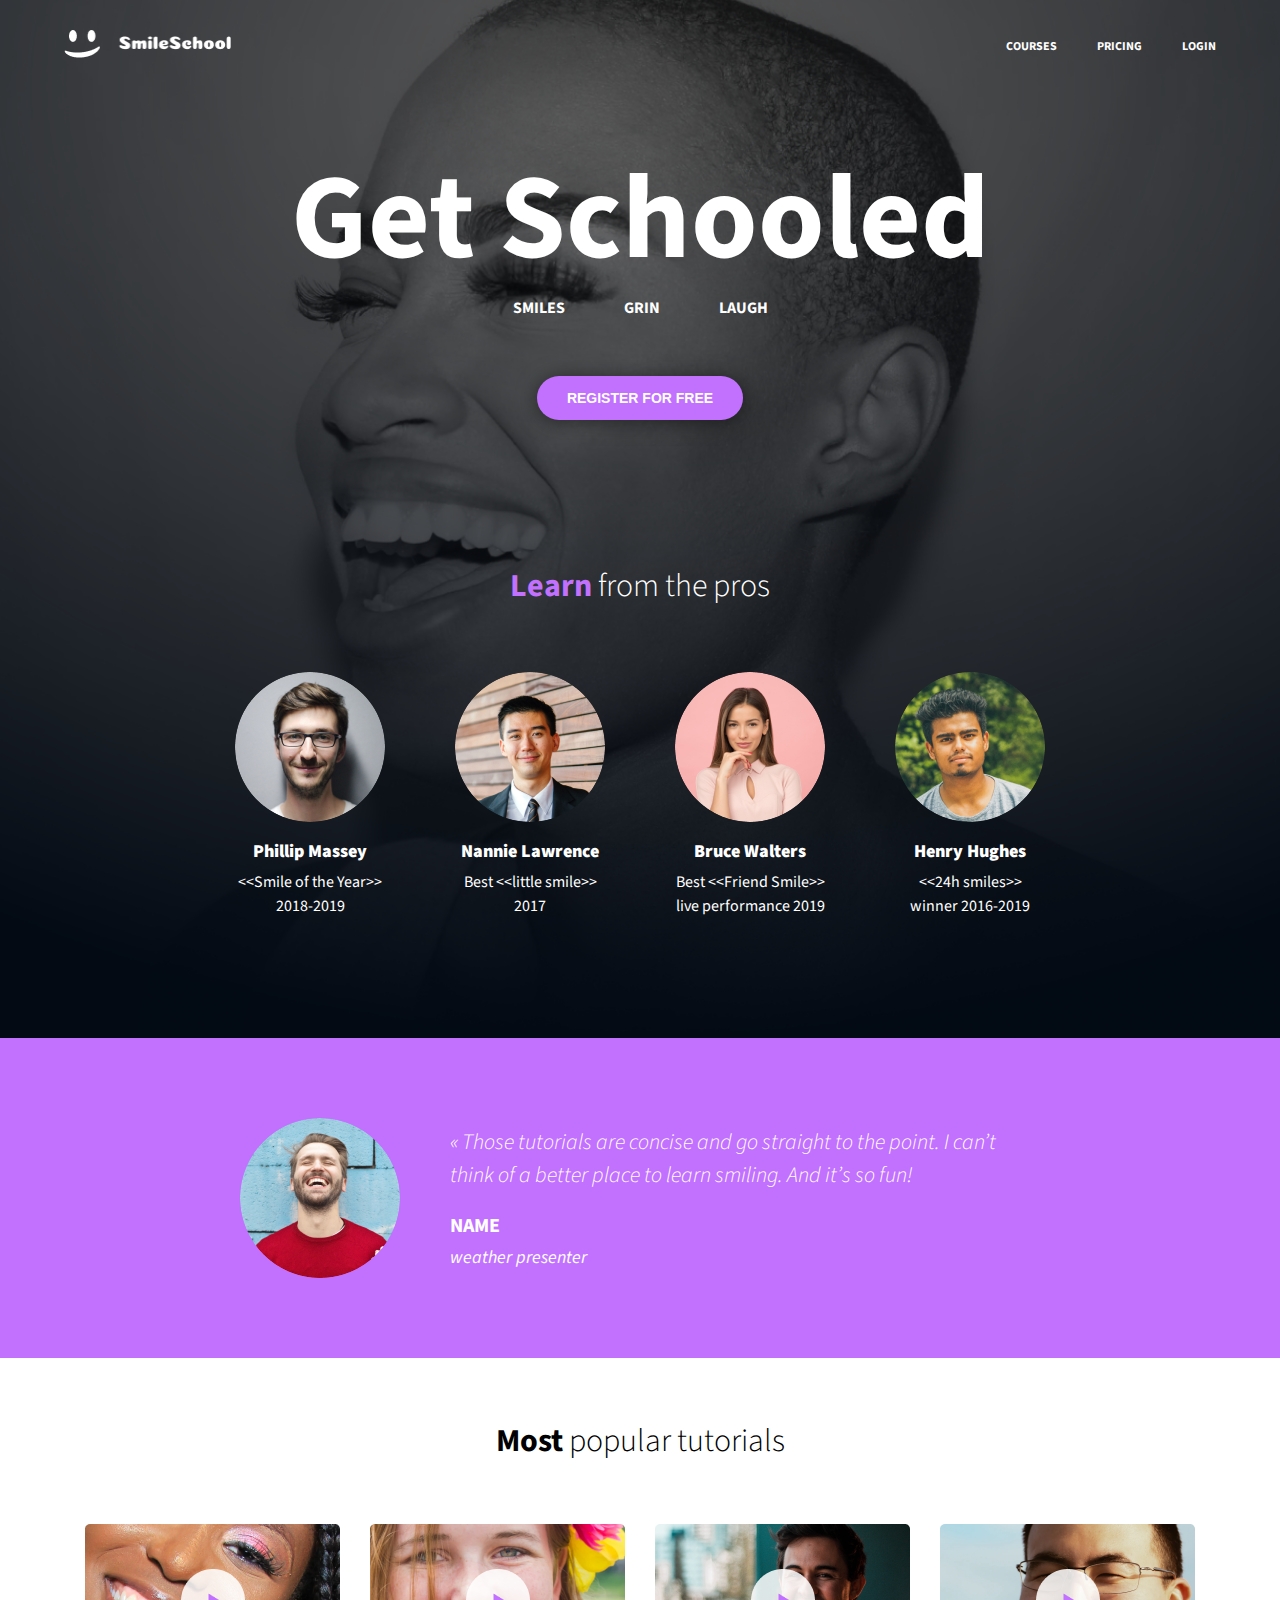
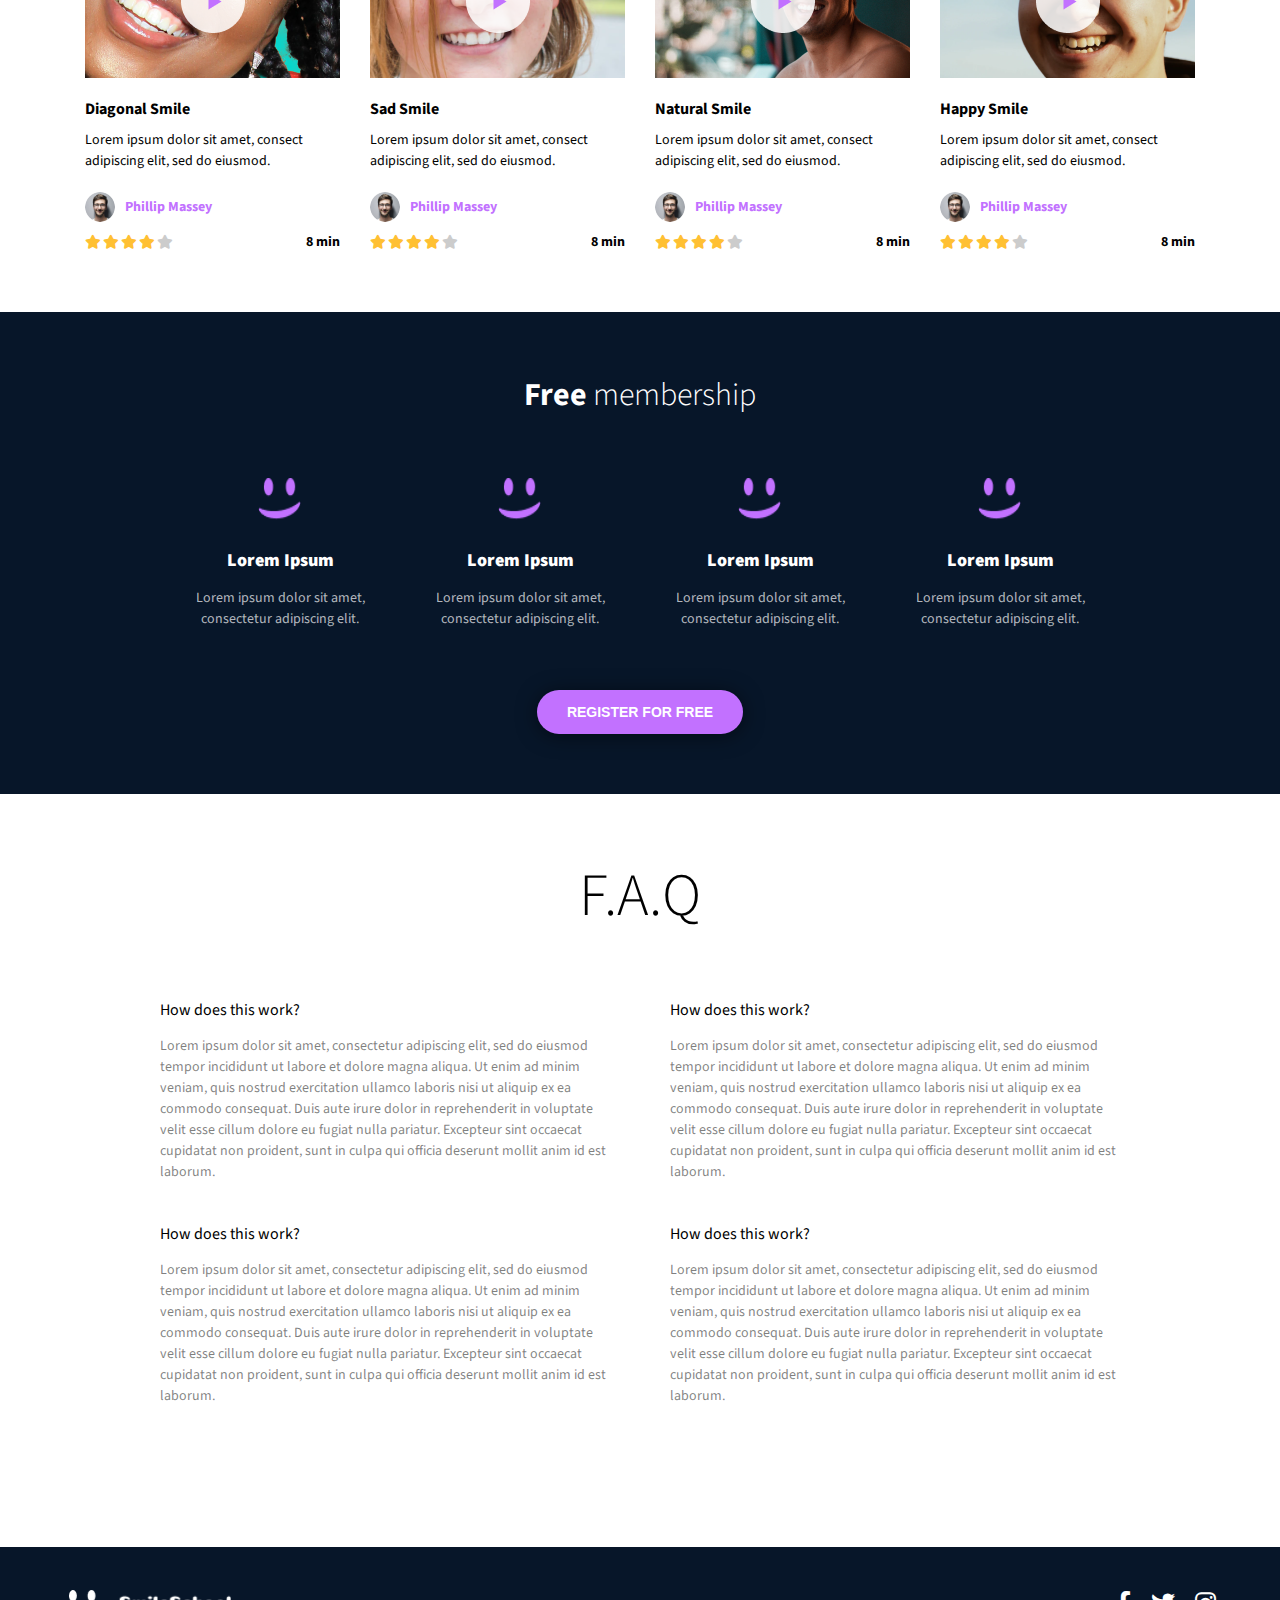
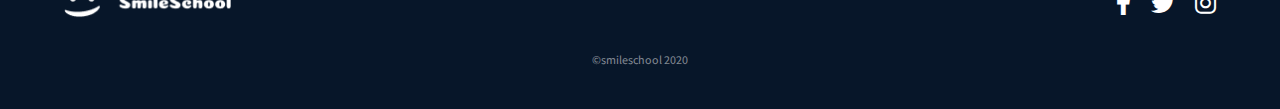
<file: css_advanced/index.html>
<!DOCTYPE html>
<html lang="en">

<head>
  <meta charset="UTF-8" />
  <meta name="viewport" content="width=device-width, initial-scale=1.0" />
  <meta name="author" content="Belinda Ncube" />
  <meta name="description"
    content="Get Schooled — Learn from the pros in smiling, grinning, and laughing. Register for free and master the art of happiness." />
  <title>Get Schooled</title>

  <link href="https://fonts.googleapis.com/css2?family=Source+Sans+Pro:wght@300;400;700;900&display=swap"
    rel="stylesheet" />

  <link rel="stylesheet" href="https://cdnjs.cloudflare.com/ajax/libs/font-awesome/6.0.0/css/all.min.css"
    integrity="sha512-9usAa10IRO0HhonpyAIVpjrylPvoDwiPUiKdWk5t3PyolY1cOd4DSE0Ga+ri4AuTroPR5aQvXU9xCq0jT5W6Zk..."
    crossorigin="anonymous" referrerpolicy="no-referrer" />

  <link rel="stylesheet" href="styles.css" />
</head>

<body>
  <header>
    <div class="container">
      <div class="logo">
        <img src="images/logo.png" alt="Get Schooled Logo" />
      </div>
      <nav>
        <ul>
          <li><a href="#">COURSES</a></li>
          <li><a href="#">PRICING</a></li>
          <li><a href="#">LOGIN</a></li>
        </ul>
      </nav>
    </div>
  </header>

  <main>
    <section class="hero">
      <div class="hero-content container">
        <h1>Get Schooled</h1>
        <div class="tagline">
          <span>SMILES</span>
          <span>GRIN</span>
          <span>LAUGH</span>
        </div>
        <button class="register-btn">REGISTER FOR FREE</button>

        <h2 class="learn-title">
          <span class="bold">Learn</span> <span class="light">from the pros</span>
        </h2>

        <div class="pros">
          <div class="pro">
            <img src="images/1.png" alt="Phillip Massey" />
            <h3>Phillip Massey</h3>
            <p>&lt;&lt;Smile of the Year&gt;&gt;<br />2018-2019</p>
          </div>

          <div class="pro">
            <img src="images/2.png" alt="Nannie Lawrence" />
            <h3>Nannie Lawrence</h3>
            <p>Best &lt;&lt;little smile&gt;&gt;<br />2017</p>
          </div>

          <div class="pro">
            <img src="images/3.png" alt="Bruce Walters" />
            <h3>Bruce Walters</h3>
            <p>Best &lt;&lt;Friend Smile&gt;&gt;<br />live performance 2019</p>
          </div>

          <div class="pro">
            <img src="images/4.png" alt="Henry Hughes" />
            <h3>Henry Hughes</h3>
            <p>&lt;&lt;24h smiles&gt;&gt;<br />winner 2016-2019</p>
          </div>
        </div>
      </div>
    </section>


    <section class="quote-section">
      <div class="container quote-content">
        <img src="images/5.png" alt="Author of the quote" class="quote-avatar">
        <div class="quote-text-container">
          <blockquote>« Those tutorials are concise and go straight to the point. I can’t think of a better place to
            learn
            smiling. And it’s so fun!</blockquote>
          <h3 class="quote-author">NAME</h3>
          <p class="quote-author-title">weather presenter</p>
        </div>
      </div>
    </section>

    <section class="popular-tutorials">
      <div class="container">
        <h2>Most <span class="light">popular tutorials</span></h2>
        <div class="tutorials-container">
          <div class="tutorial-card">
            <div class="tutorial-image-wrapper">
              <img src="images/9.png" alt="Diagonal Smile tutorial thumbnail">
              <img src="images/play.png" alt="Play video" class="play-icon">
            </div>
            <h3>Diagonal Smile</h3>
            <p>Lorem ipsum dolor sit amet, consect adipiscing elit, sed do eiusmod.</p>
            <div class="author-details">
              <img src="images/1.png" alt="Phillip Massey">
              <h4>Phillip Massey</h4>
            </div>
            <div class="rating-duration">
              <div class="star-rating">
                <i class="fa-solid fa-star"></i>
                <i class="fa-solid fa-star"></i>
                <i class="fa-solid fa-star"></i>
                <i class="fa-solid fa-star"></i>
                <i class="fa-solid fa-star star-empty"></i>
              </div>
              <p class="duration">8 min</p>
            </div>
          </div>
          <div class="tutorial-card">
            <div class="tutorial-image-wrapper">
              <img src="images/7.png" alt="Sad Smile tutorial thumbnail">
              <img src="images/play.png" alt="Play video" class="play-icon">
            </div>
            <h3>Sad Smile</h3>
            <p>Lorem ipsum dolor sit amet, consect adipiscing elit, sed do eiusmod.</p>
            <div class="author-details">
              <img src="images/1.png" alt="Phillip Massey">
              <h4>Phillip Massey</h4>
            </div>
            <div class="rating-duration">
              <div class="star-rating">
                <i class="fa-solid fa-star"></i>
                <i class="fa-solid fa-star"></i>
                <i class="fa-solid fa-star"></i>
                <i class="fa-solid fa-star"></i>
                <i class="fa-solid fa-star star-empty"></i>
              </div>
              <p class="duration">8 min</p>
            </div>
          </div>
          <div class="tutorial-card">
            <div class="tutorial-image-wrapper">
              <img src="images/8.png" alt="Natural Smile tutorial thumbnail">
              <img src="images/play.png" alt="Play video" class="play-icon">
            </div>
            <h3>Natural Smile</h3>
            <p>Lorem ipsum dolor sit amet, consect adipiscing elit, sed do eiusmod.</p>
            <div class="author-details">
              <img src="images/1.png" alt="Phillip Massey">
              <h4>Phillip Massey</h4>
            </div>
            <div class="rating-duration">
              <div class="star-rating">
                <i class="fa-solid fa-star"></i>
                <i class="fa-solid fa-star"></i>
                <i class="fa-solid fa-star"></i>
                <i class="fa-solid fa-star"></i>
                <i class="fa-solid fa-star star-empty"></i>
              </div>
              <p class="duration">8 min</p>
            </div>
          </div>
          <div class="tutorial-card">
            <div class="tutorial-image-wrapper">
              <img src="images/6.png" alt="Happy Smile tutorial thumbnail">
              <img src="images/play.png" alt="Play video" class="play-icon">
            </div>
            <h3>Happy Smile</h3>
            <p>Lorem ipsum dolor sit amet, consect adipiscing elit, sed do eiusmod.</p>
            <div class="author-details">
              <img src="images/1.png" alt="Phillip Massey">
              <h4>Phillip Massey</h4>
            </div>
            <div class="rating-duration">
              <div class="star-rating">
                <i class="fa-solid fa-star"></i>
                <i class="fa-solid fa-star"></i>
                <i class="fa-solid fa-star"></i>
                <i class="fa-solid fa-star"></i>
                <i class="fa-solid fa-star star-empty"></i>
              </div>
              <p class="duration">8 min</p>
            </div>
          </div>
        </div>
      </div>
    </section>

    <section class="membership-section">
      <div class="container">
        <h2>Free <span class="light">membership</span></h2>
        <div class="benefits-container">
          <div class="benefit-card">
            <img src="images/smile.png" alt="Smile icon">
            <h3>Lorem Ipsum</h3>
            <p>Lorem ipsum dolor sit amet, consectetur adipiscing elit.</p>
          </div>
          <div class="benefit-card">
            <img src="images/smile.png" alt="Smile icon">
            <h3>Lorem Ipsum</h3>
            <p>Lorem ipsum dolor sit amet, consectetur adipiscing elit.</p>
          </div>
          <div class="benefit-card">
            <img src="images/smile.png" alt="Smile icon">
            <h3>Lorem Ipsum</h3>
            <p>Lorem ipsum dolor sit amet, consectetur adipiscing elit.</p>
          </div>
          <div class="benefit-card">
            <img src="images/smile.png" alt="Smile icon">
            <h3>Lorem Ipsum</h3>
            <p>Lorem ipsum dolor sit amet, consectetur adipiscing elit.</p>
          </div>
        </div>
        <button class="register-btn">REGISTER FOR FREE</button>
      </div>
    </section>

    <section class="faq-section">
      <div class="container">
        <h2>F.A.Q</h2>
        <div class="faq-container">
          <div class="faq-column">
            <div class="faq-item">
              <h3>How does this work?</h3>
              <p>Lorem ipsum dolor sit amet, consectetur adipiscing elit, sed do eiusmod tempor incididunt ut labore et
                dolore magna aliqua. Ut enim ad minim veniam, quis nostrud exercitation ullamco laboris nisi ut aliquip
                ex
                ea commodo consequat. Duis aute irure dolor in reprehenderit in voluptate velit esse cillum dolore eu
                fugiat
                nulla pariatur. Excepteur sint occaecat cupidatat non proident, sunt in culpa qui officia deserunt
                mollit
                anim id est laborum.</p>
            </div>
            <div class="faq-item">
              <h3>How does this work?</h3>
              <p>Lorem ipsum dolor sit amet, consectetur adipiscing elit, sed do eiusmod tempor incididunt ut labore et
                dolore magna aliqua. Ut enim ad minim veniam, quis nostrud exercitation ullamco laboris nisi ut aliquip
                ex
                ea commodo consequat. Duis aute irure dolor in reprehenderit in voluptate velit esse cillum dolore eu
                fugiat
                nulla pariatur. Excepteur sint occaecat cupidatat non proident, sunt in culpa qui officia deserunt
                mollit
                anim id est laborum.</p>
            </div>
          </div>
          <div class="faq-column">
            <div class="faq-item">
              <h3>How does this work?</h3>
              <p>Lorem ipsum dolor sit amet, consectetur adipiscing elit, sed do eiusmod tempor incididunt ut labore et
                dolore magna aliqua. Ut enim ad minim veniam, quis nostrud exercitation ullamco laboris nisi ut aliquip
                ex
                ea commodo consequat. Duis aute irure dolor in reprehenderit in voluptate velit esse cillum dolore eu
                fugiat
                nulla pariatur. Excepteur sint occaecat cupidatat non proident, sunt in culpa qui officia deserunt
                mollit
                anim id est laborum.</p>
            </div>
            <div class="faq-item">
              <h3>How does this work?</h3>
              <p>Lorem ipsum dolor sit amet, consectetur adipiscing elit, sed do eiusmod tempor incididunt ut labore et
                dolore magna aliqua. Ut enim ad minim veniam, quis nostrud exercitation ullamco laboris nisi ut aliquip
                ex
                ea commodo consequat. Duis aute irure dolor in reprehenderit in voluptate velit esse cillum dolore eu
                fugiat
                nulla pariatur. Excepteur sint occaecat cupidatat non proident, sunt in culpa qui officia deserunt
                mollit
                anim id est laborum.</p>
            </div>
          </div>
        </div>
      </div>
    </section>
  </main>
  <footer class="footer">
    <div class="container footer-content">
      <div class="logo">
        <img src="images/logo.png" alt="Get Schooled Logo">
      </div>
      <div class="social-icons">
        <a href="https://www.facebook.com" target="_blank" aria-label="Facebook"><i
            class="fa-brands fa-facebook-f"></i></a>
        <a href="https://www.twitter.com" target="_blank" aria-label="Twitter"><i class="fa-brands fa-twitter"></i></a>
        <a href="https://www.instagram.com" target="_blank" aria-label="Instagram"><i
            class="fa-brands fa-instagram"></i></a>
      </div>
    </div>
    <p>©smileschool 2020</p>
  </footer>
</body>

</html>
</file>
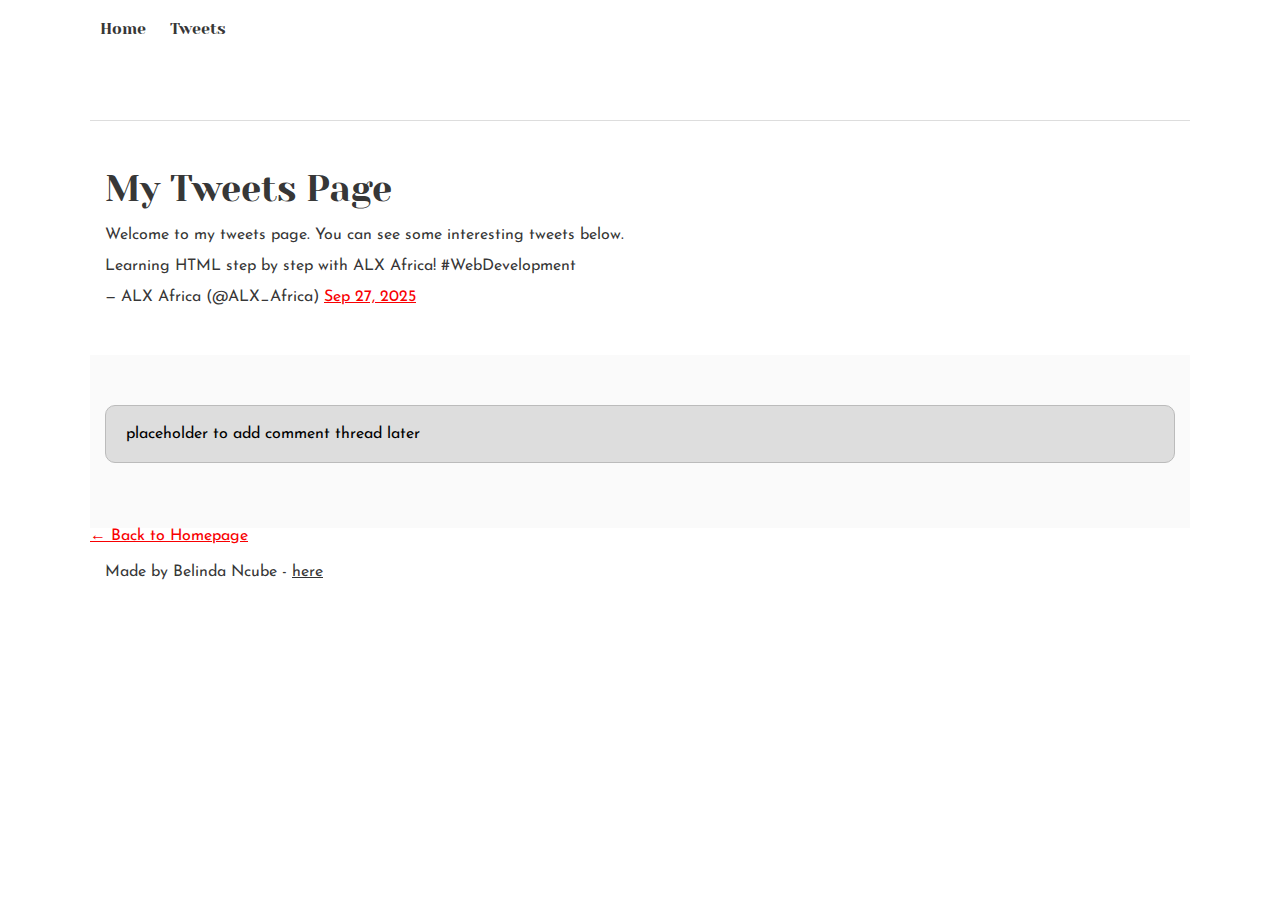
<file: css_basic/tweets.html>
<!DOCTYPE html>
<html lang="en">
<head>
  <meta charset="utf-8">
  <meta name="viewport" content="width=device-width, initial-scale=1">
  <title>My Tweets Page</title>
  <link href="base.css" rel="stylesheet">
  <link href="styles.css" rel="stylesheet">
  
</head>
<body>
  <header>
    <ul>
      <li><a href="index.html">Home</a></li>
      <li><a href="tweets.html">Tweets</a></li>
    </ul>
  </header>
  <main>
    <article>
    <h1>My Tweets Page</h1>
    <p>Welcome to my tweets page. You can see some interesting tweets below.</p>

    <!-- Embedded Tweet -->
    <blockquote class="twitter-tweet">
      <p lang="en" dir="ltr">Learning HTML step by step with ALX Africa! #WebDevelopment</p>&mdash; ALX Africa (@ALX_Africa) 
      <a href="https://twitter.com/ALX_Africa/status/1700000000000000000?ref_src=twsrc%5Etfw">Sep 27, 2025</a>
    </blockquote>
    <script async src="https://platform.twitter.com/widgets.js" charset="utf-8"></script>
    </article>

    <aside>
      <p>placeholder to add comment thread later</p>
    </aside>

    <!-- Link back to homepage -->
    <p><a href="index.html">← Back to Homepage</a></p>
  </main>

  <footer>
    <p>Made by Belinda Ncube - <a href="https://github.com/BelindaNcube" target="_blank">here</a></p>
  </footer>
</body>
</html>
</file>
<file: css_advanced/styles.css>
/* Custom Properties (for easy color/font management) */
:root {
    --primary-color: #C271FF; /* Bright purple/pink accent */
    --star-color: #FFC033; /* Gold for rating stars */
    --text-color-light: #FFFFFF;
    --text-color-dark: #000000;
    --background-dark: #071629;
    --background-quote: #9747FF; /* Slightly lighter dark section */
    --font-primary: 'Source Sans Pro', sans-serif;
    --font-weight-light: 300;
    --font-weight-regular: 400;
    --font-weight-bold: 700;
    --font-weight-extra-bold: 900;
}

/* --- Base Reset & Typography --- */
* {
    margin: 0;
    padding: 0;
    box-sizing: border-box;
}

body {
    font-family: var(--font-primary);
    color: var(--text-color-light); /* Default text color set to white */
    overflow-x: hidden;
}

a {
    text-decoration: none;
    color: var(--text-color-light);
}

ul {
    list-style: none;
}

.container {
    width: 90%; /* General content width */
    max-width: 1200px;
    margin-left: auto;
    margin-right: auto;
}

.light {
    font-weight: var(--font-weight-light) !important;
}

.bold {
    font-weight: var(--font-weight-bold) !important;
}

/* --- General Button Styling (from hero and membership sections) --- */
.register-btn {
    /* Figma Typography and Layout: REGISTER FOR FREE */
    background-color: var(--primary-color);
    color: var(--text-color-light);
    border: none;
    border-radius: 22px; /* Half of 44px height */
    padding: 10px 30px;
    min-width: 162px;
    height: 44px;
    cursor: pointer;
    font-weight: var(--font-weight-bold); /* 700 */
    font-size: 14px;
    line-height: 1;
    text-transform: uppercase;
    box-shadow: 0px 2px 20px 0px rgba(0, 0, 0, 0.5); 
    transition: opacity 0.3s;
}

.register-btn:hover {
    opacity: 0.9;
}


/* --- Header --- */
header {
    background-color: transparent; 
    padding: 30px 0;
    position: absolute; 
    width: 100%;
    z-index: 10;
}

header .container {
    display: flex;
    justify-content: space-between;
    align-items: center;
}

.logo img {
    /* Figma dimensions */
    width: 167px; 
    height: auto;
    display: block;
}

nav ul {
    display: flex;
    gap: 40px; 
}

nav a {
    /* Figma Typography for navigation links */
    font-weight: var(--font-weight-bold); /* 700 */
    font-size: 12px;
    line-height: 1; 
    text-transform: uppercase;
    transition: opacity 0.3s;
}

nav a:hover {
    opacity: 0.8;
}

/* --- Hero Section --- */
.hero {
    /* Updated: Background image for the hero section */
    background-image: url('images/Object.png');
    background-size: cover;
    background-position: center;
    background-repeat: no-repeat;
    padding: 160px 0 60px; 
    min-height: 1000px;
    display: flex;
    align-items: flex-start; 
    text-align: center;
    position: relative; 
}

/* Overlay for the hero background to match Figma's darker tone */
.hero::before {
    content: '';
    position: absolute;
    top: 0;
    left: 0;
    width: 100%;
    height: 100%;
    background-color: rgba(0, 0, 0, 0.5); /* Adjust opacity for desired darkness */
    z-index: 1; /* Ensure overlay is above background image but below content */
}

.hero-content {
    position: relative; /* Bring content above the overlay */
    z-index: 2;
    width: 100%;
    margin: 0 auto;
}

.hero h1 {
    /* Figma Typography: Get Schooled */
    font-size: 120px;
    font-weight: var(--font-weight-bold); /* 700 */
    line-height: 1; 
    margin-bottom: 20px;
}

.tagline {
    display: flex;
    justify-content: center;
    gap: 59px; /* Figma specified spacing */
    margin-bottom: 40px;
}

.tagline span {
    /* Figma Typography: SMILES GRIN LAUGH */
    font-weight: var(--font-weight-bold); /* 700 */
    font-size: 16px;
    line-height: 1; 
    text-transform: uppercase;
}

.hero .register-btn {
    margin-top: 20px;
    margin-bottom: 150px; 
}

.learn-title {
    /* Figma Typography: Learn from the pros */
    font-size: 32px;
    line-height: 1;
    text-align: center;
    margin-bottom: 70px; 
}

.learn-title .bold {
    font-weight: var(--font-weight-bold); /* Learn */
    color: var(--primary-color); /* Updated: Color for "Learn" text */
}

.learn-title .light {
    font-weight: var(--font-weight-light); /* from the pros */
}

.pros {
    /* Layout for the four 'pro' cards */
    display: flex;
    justify-content: center;
    gap: 70px; /* Adjusted gap for alignment */
    flex-wrap: wrap;
    padding-bottom: 60px;
}

.pro {
    /* Individual pro layout: 150px width */
    width: 150px;
    text-align: center;
}

.pro img {
    /* Pro image dimension: 150x150 */
    width: 150px;
    height: 150px;
    border-radius: 50%;
    object-fit: cover;
    margin-bottom: 10px;
}

.pro h3 {
    /* Figma Typography: Phillip Massey */
    font-weight: var(--font-weight-extra-bold); /* 900 */
    font-size: 18px;
    line-height: 27px; 
    color: var(--text-color-light);
    margin-bottom: 5px;
}

.pro p {
    /* Figma Typography: <<Smile of the Year>> 2018-2019 */
    font-weight: var(--font-weight-regular); /* 400 */
    font-size: 16px;
    line-height: 24px; 
    color: var(--text-color-light);
}

/* --- Quote Section --- */
.quote-section {
    background-color: #C271FF; 
    padding: 80px 0;
}

.quote-content {
    display: flex;
    align-items: center;
    justify-content: center;
    gap: 50px;
    max-width: 800px;
}

.quote-avatar { 
    width: 160px;
    height: 160px;
    border-radius: 50%;
    object-fit: cover;
    flex-shrink: 0; 
}

.quote-text-container { 
    text-align: left;
}

.quote-section blockquote {
    font-style: italic;
    font-size: 22px;
    line-height: 33px; 
    font-weight: var(--font-weight-light);
    margin-bottom: 20px;
}

.quote-author {
    font-weight: var(--font-weight-bold);
    font-size: 20px;
    margin-bottom: 5px;
}

.quote-author-title {
    font-size: 18px;
    font-style: italic;
}

/* --- Most Popular Tutorials Section --- */
.popular-tutorials {
    background-color: var(--text-color-light); 
    color: var(--text-color-dark);
    padding: 60px 0;
    text-align: center;
}

.popular-tutorials h2 {
    font-weight: var(--font-weight-bold);
    font-size: 32px;
    color: var(--text-color-dark);
    margin-bottom: 60px;
}

.tutorials-container { 
    display: flex;
    justify-content: center;
    gap: 30px;
    flex-wrap: wrap;
}

.tutorial-card {
    width: 255px; 
    text-align: left;
}

.tutorial-image-wrapper { 
    position: relative;
    margin-bottom: 20px;
}

.tutorial-image-wrapper img:first-child {
    width: 100%;
    height: auto;
    display: block;
}

.play-icon {
    position: absolute;
    top: 50%;
    left: 50%;
    transform: translate(-50%, -50%);
    width: 64px; 
    height: 64px;
    cursor: pointer;
    transition: opacity 0.3s;
}

.tutorial-image-wrapper:hover .play-icon {
    opacity: 0.8;
}

.tutorial-card h3 {
    font-weight: var(--font-weight-bold);
    font-size: 16px;
    margin-bottom: 10px;
}

.tutorial-card > p { 
    font-size: 14px;
    line-height: 1.5;
    margin-bottom: 20px;
}

.author-details { 
    display: flex;
    align-items: center;
    margin-bottom: 10px;
}

.author-details img {
    width: 30px;
    height: 30px;
    border-radius: 50%;
    object-fit: cover;
    margin-right: 10px;
}

.author-details h4 {
    font-weight: var(--font-weight-bold);
    color: var(--primary-color);
    font-size: 14px;
}

.rating-duration { 
    display: flex;
    justify-content: space-between;
    align-items: center;
}

.star-rating {
    display: flex;
    gap: 2px;
}

.star-rating i {
    color: var(--star-color);
    font-size: 14px;
}

.star-rating .star-empty {
    color: #CCCCCC;
}

.duration { 
    font-weight: var(--font-weight-bold);
    font-size: 14px;
}

/* --- Free Membership Section --- */
.membership-section {
    background-color: var(--background-dark);
    padding: 60px 0;
    text-align: center;
}

.membership-section h2 {
    font-weight: var(--font-weight-bold);
    font-size: 32px;
    margin-bottom: 60px;
}

.benefits-container { 
    display: flex;
    justify-content: center;
    gap: 40px;
    flex-wrap: wrap;
    margin-bottom: 60px;
}

.benefit-card { 
    width: 200px;
    text-align: center;
}

.benefit-card img {
    width: 44px; 
    height: 44px;
    margin-bottom: 20px;
}

.benefit-card h3 {
    font-weight: var(--font-weight-extra-bold);
    font-size: 18px;
    margin-bottom: 15px;
}

.benefit-card p {
    font-weight: var(--font-weight-regular);
    font-size: 14px;
    line-height: 1.5;
    color: rgba(255, 255, 255, 0.7); 
}

/* --- F.A.Q Section --- */
.faq-section {
    background-color: var(--text-color-light); 
    color: var(--text-color-dark);
    padding: 60px 0 100px;
    text-align: center;
}

.faq-section h2 {
    font-weight: var(--font-weight-light);
    font-size: 60px;
    margin-bottom: 60px;
}

.faq-container { 
    display: flex;
    justify-content: center;
    gap: 60px;
}

.faq-column { 
    width: 45%;
    max-width: 450px;
}

.faq-item { 
    text-align: left;
    margin-bottom: 40px;
}

.faq-item h3 {
    font-weight: var(--font-weight-regular);
    font-size: 16px;
    margin-bottom: 15px;
}

.faq-item p { 
    font-size: 14px;
    line-height: 1.5;
    color: rgba(0, 0, 0, 0.5); 
}

/* --- Footer --- */
.footer {
    background-color: var(--background-dark);
    padding: 40px 0;
}

.footer-content { 
    display: flex;
    justify-content: space-between;
    align-items: center;
}

.footer .logo img {
    width: 167px; 
    height: auto;
    display: block;
}

.social-icons {
    display: flex;
    gap: 20px;
    font-size: 24px;
}

.social-icons a {
    color: var(--text-color-light);
    transition: color 0.3s;
}

.social-icons a:hover {
    color: var(--primary-color);
}

.footer p {
    font-size: 12px;
    color: rgba(255, 255, 255, 0.5); 
    margin-top: 30px;
    text-align: center;
}

/* --- Responsive Adjustments (for smaller screens) --- */
@media (max-width: 1024px) {
    .pros, .tutorials-container, .benefits-container {
        gap: 20px;
    }
}

@media (max-width: 768px) {
    .hero {
        min-height: 800px;
    }

    .hero h1 {
        font-size: 80px;
    }

    .tagline {
        flex-direction: column;
        gap: 10px;
        margin-bottom: 30px;
    }
    
    .pros, .tutorials-container, .benefits-container, .faq-container {
        flex-direction: column;
        align-items: center;
        gap: 40px;
    }
    
    .tutorial-card {
        width: 80%;
        max-width: 350px;
    }
    
    .quote-content {
        flex-direction: column;
        text-align: center;
    }

    .quote-text-container {
        text-align: center;
    }

    .faq-column {
        width: 90%;
        max-width: none;
    }

    .footer-content {
        flex-direction: column;
        gap: 30px;
    }

    .footer p {
        margin-top: 20px;
    }
}

@media (max-width: 480px) {
    header .container {
        flex-direction: column;
        gap: 20px;
    }
    nav ul {
        gap: 25px;
    }
    .hero h1 {
        font-size: 60px;
    }
}
</file>
<file: css_basic/base.css>
/* Importing webfonts */
/* (If you're learning CSS, you should disregard that) */

@import url(https://fonts.googleapis.com/css?family=Yeseva+One);
@import url(https://fonts.googleapis.com/css?family=Josefin+Sans:400,700,700italic,400italic);


/* CSS reset rules */

html, body {
	height: 100%;
	min-height: 100%;
}
html, body, div, span, applet, object, iframe,
h1, h2, h3, h4, h5, h6, p, blockquote, pre,
a, abbr, acronym, address, big, cite, code,
del, dfn, img, ins, kbd, q, s, samp,
small, strike, sub, sup, tt, var,
b, u, i, center,
dl, dt, dd,
fieldset, form, label, legend,
table, caption, tbody, tfoot, thead, tr, th, td,
article, aside, canvas, details, embed, 
figure, figcaption, footer, header, hgroup, 
menu, nav, output, ruby, section, summary,
time, mark, audio, video {
	margin: 0;
	padding: 0;
	border: 0;
	font-size: 100%;
	font: inherit;
	vertical-align: baseline;
}
/* HTML5 display-role reset for older browsers */
article, aside, details, figcaption, figure, 
footer, header, hgroup, menu, nav, section {
	display: block;
}
body {
	line-height: 1;
}
blockquote, q {
	quotes: none;
}
blockquote:before, blockquote:after,
q:before, q:after {
	content: '';
	content: none;
}
table {
	border-collapse: collapse;
	border-spacing: 0;
}


/* Fonts and colors */

body {
	font-family: 'Josefin Sans', serif;
	color: rgba(0, 0, 0, 0.8);
}
h1, h2, h3, h4, h5, h6, header {
	font-family: 'Yeseva One', sans-serif;
}

header {
	border-bottom: 1px solid rgb(221,221,221);
	transition: border-bottom-color 1s ease;
}
header a {
	color: rgba(0, 0, 0, 0.8);
}
aside {
	background: #FAFAFA;
}
aside p {
	border: 1px solid #bbb;
	background: #ddd;
	color: black;
}
footer a {
	color: rgba(0, 0, 0, 0.8);
}
a {
	color: #F80002;
}


/* Positioning and margins */

@media (min-width: 1100px) {
	body {
		width: 1100px;
		margin: 0 auto;
	}
}

article {
	padding: 50px 15px;
}
article > *:first-child {
	margin-top: 0;
}
aside {
	padding: 50px 15px;
}
header .right {
	float: right;
	margin: 0 10px 15px;
}


/* Header */
header {
	padding: 20px 0;
	height: 80px;
}
header ul {
	list-style: none;
	margin: 0;
	padding: 0;
}
header li {
	display: inline;
	vertical-align:middle;
}
header li:first-child {
	margin: 0;
}
header li a {
	margin: 0 10px;
}
header li.logo {
	font-size: 36px;
}
header a {
	text-decoration: none;
}


/* Aside */

aside p {
	border-radius: 10px;
	padding: 20px 20px;
}


/* Footer */

footer {
	padding: 5px 15px;
	height: 80px;
}


/* Text styles and margins */

p {
	margin-bottom: 15px;
}
h1 {
	font-size: 36px;
	margin: 40px 0 20px;
}
h2 {
	font-size: 32px;
	margin: 30px 0 15px;
}
h3 {
	font-size: 28px;
	margin: 25px 0 10px;
}
h4 {
	font-size: 20px;
	font-weight: bold;
	margin: 20px 0 10px;
}
h5 {
	font-size: 18px;
	font-weight: bold;
	margin: 15px 0 10px;
}
h6 {
	font-weight: bold;
	margin: 5px 0;
}

@media (max-width: 800px) {
  body.works_on_smartphone {
  	display: block;
  }
  body.works_on_smartphone main {
  	display: block;
  }
  header .right {
  	float: none;
  }
}
</file>
<file: css_basic/styles.css>
/* Importing webfonts */
/* (If you're learning CSS, you should disregard that) */

@import url(https://fonts.googleapis.com/css?family=Yeseva+One);
@import url(https://fonts.googleapis.com/css?family=Josefin+Sans:400,700,700italic,400italic);


/* CSS reset rules */

html, body {
	height: 100%;
	min-height: 100%;
}
html, body, div, span, applet, object, iframe,
h1, h2, h3, h4, h5, h6, p, blockquote, pre,
a, abbr, acronym, address, big, cite, code,
del, dfn, img, ins, kbd, q, s, samp,
small, strike, sub, sup, tt, var,
b, u, i, center,
dl, dt, dd,
fieldset, form, label, legend,
table, caption, tbody, tfoot, thead, tr, th, td,
article, aside, canvas, details, embed, 
figure, figcaption, footer, header, hgroup, 
menu, nav, output, ruby, section, summary,
time, mark, audio, video {
	margin: 0;
	padding: 0;
	border: 0;
	font-size: 100%;
	font: inherit;
	vertical-align: baseline;
}
/* HTML5 display-role reset for older browsers */
article, aside, details, figcaption, figure, 
footer, header, hgroup, menu, nav, section {
	display: block;
}
body {
	line-height: 1;
}
blockquote, q {
	quotes: none;
}
blockquote:before, blockquote:after,
q:before, q:after {
	content: '';
	content: none;
}
table {
	border-collapse: collapse;
	border-spacing: 0;
}


/* Fonts and colors */

body {
	font-family: 'Josefin Sans', serif;
	color: rgba(0, 0, 0, 0.8);
}
h1, h2, h3, h4, h5, h6, header {
	font-family: 'Yeseva One', sans-serif;
}

header {
	border-bottom: 1px solid rgb(221,221,221);
	transition: border-bottom-color 1s ease;
}
header a {
	color: rgba(0, 0, 0, 0.8);
}
aside {
	background: #FAFAFA;
}
aside p {
	border: 1px solid #bbb;
	background: #ddd;
	color: black;
}
footer a {
	color: rgba(0, 0, 0, 0.8);
}
a {
	color: #F80002;
}


/* Positioning and margins */

@media (min-width: 1100px) {
	body {
		width: 1100px;
		margin: 0 auto;
	}
}

article {
	padding: 50px 15px;
}
article > *:first-child {
	margin-top: 0;
}
aside {
	padding: 50px 15px;
}
header .right {
	float: right;
	margin: 0 10px 15px;
}


/* Header */
header {
	padding: 20px 0;
	height: 80px;
}
header ul {
	list-style: none;
	margin: 0;
	padding: 0;
}
header li {
	display: inline;
	vertical-align:middle;
}
header li:first-child {
	margin: 0;
}
header li a {
	margin: 0 10px;
}
header li.logo {
	font-size: 36px;
}
header a {
	text-decoration: none;
}


/* Aside */

aside p {
	border-radius: 10px;
	padding: 20px 20px;
}


/* Footer */

footer {
	padding: 5px 15px;
	height: 80px;
}


/* Text styles and margins */

p {
	margin-bottom: 15px;
}
h1 {
	font-size: 36px;
	margin: 40px 0 20px;
}
h2 {
	font-size: 32px;
	margin: 30px 0 15px;
}
h3 {
	font-size: 28px;
	margin: 25px 0 10px;
}
h4 {
	font-size: 20px;
	font-weight: bold;
	margin: 20px 0 10px;
}
h5 {
	font-size: 18px;
	font-weight: bold;
	margin: 15px 0 10px;
}
h6 {
	font-weight: bold;
	margin: 5px 0;
}

@media (max-width: 800px) {
  body.works_on_smartphone {
  	display: block;
  }
  body.works_on_smartphone main {
  	display: block;
  }
  header .right {
  	float: none;
  }
}
</file>
